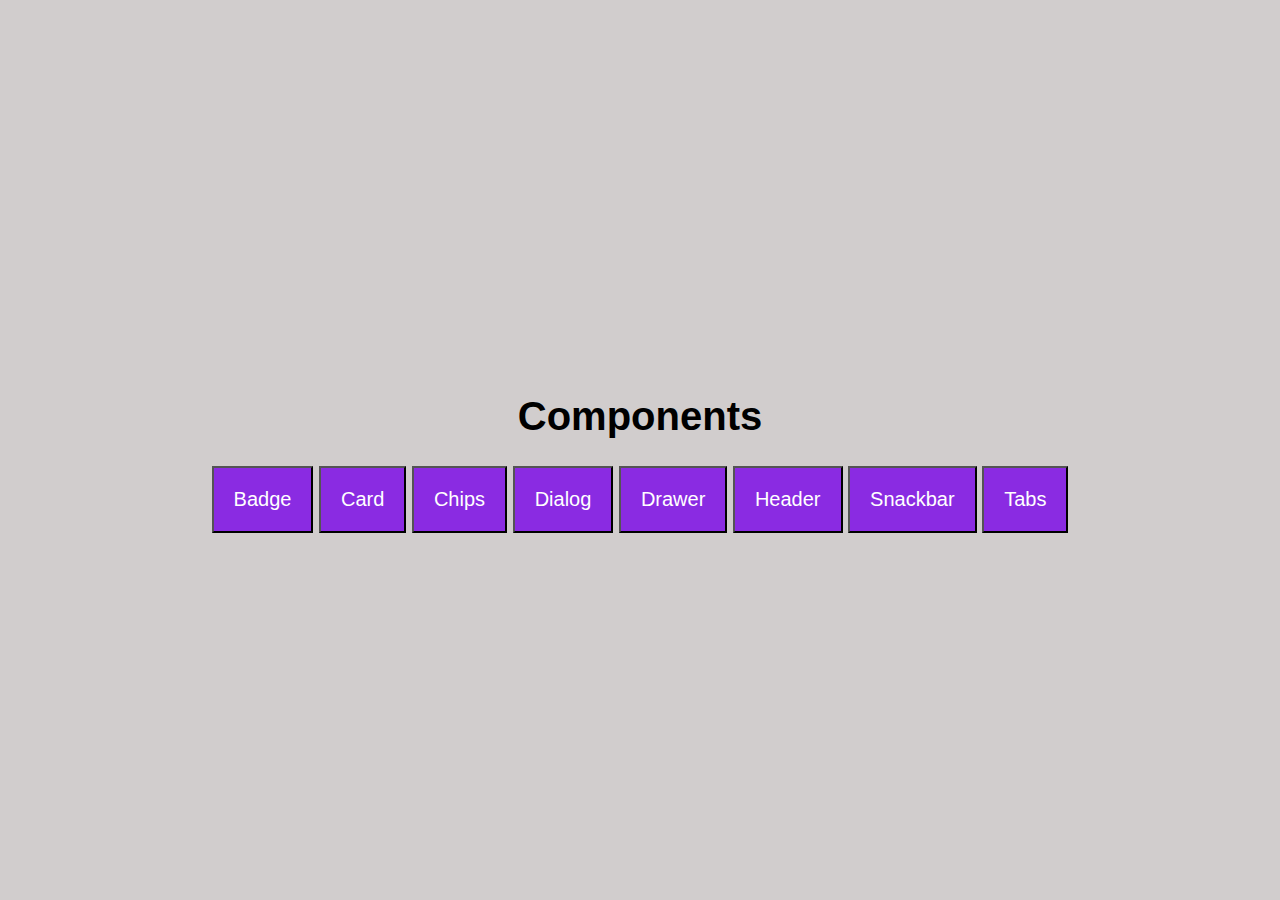
<file: index.html>
<!DOCTYPE html>
<html lang="en">
<head>
    <meta charset="UTF-8">
    <meta http-equiv="X-UA-Compatible" content="IE=edge">
    <meta name="viewport" content="width=device-width, initial-scale=1.0">
    <link rel="stylesheet" href="style.css">
    <link rel="stylesheet" href="https://cdnjs.cloudflare.com/ajax/libs/font-awesome/6.0.0-beta3/css/all.min.css">
    <title>Assignment</title>
</head>
<body>
    <h1>Components</h1>
    <div class="components-container">
        <button><a href="Badge/badge.html">Badge</a></button>
        <button><a href="Card/card.html">Card</a></button>
        <button><a href="Chips/chips.html">Chips</a></button>
        <button><a href="Dialog/dialog.html">Dialog</a></button>
        <button><a href="Drawer/drawer.html">Drawer</a></button>
        <button><a href="Header/header.html">Header</a></button>
        <button><a href="Snackbar/snackbar.html">Snackbar</a></button>
        <button><a href="Tabs/tabs.html">Tabs</a></button>
    </div>
    
</body>
</html>
</file>
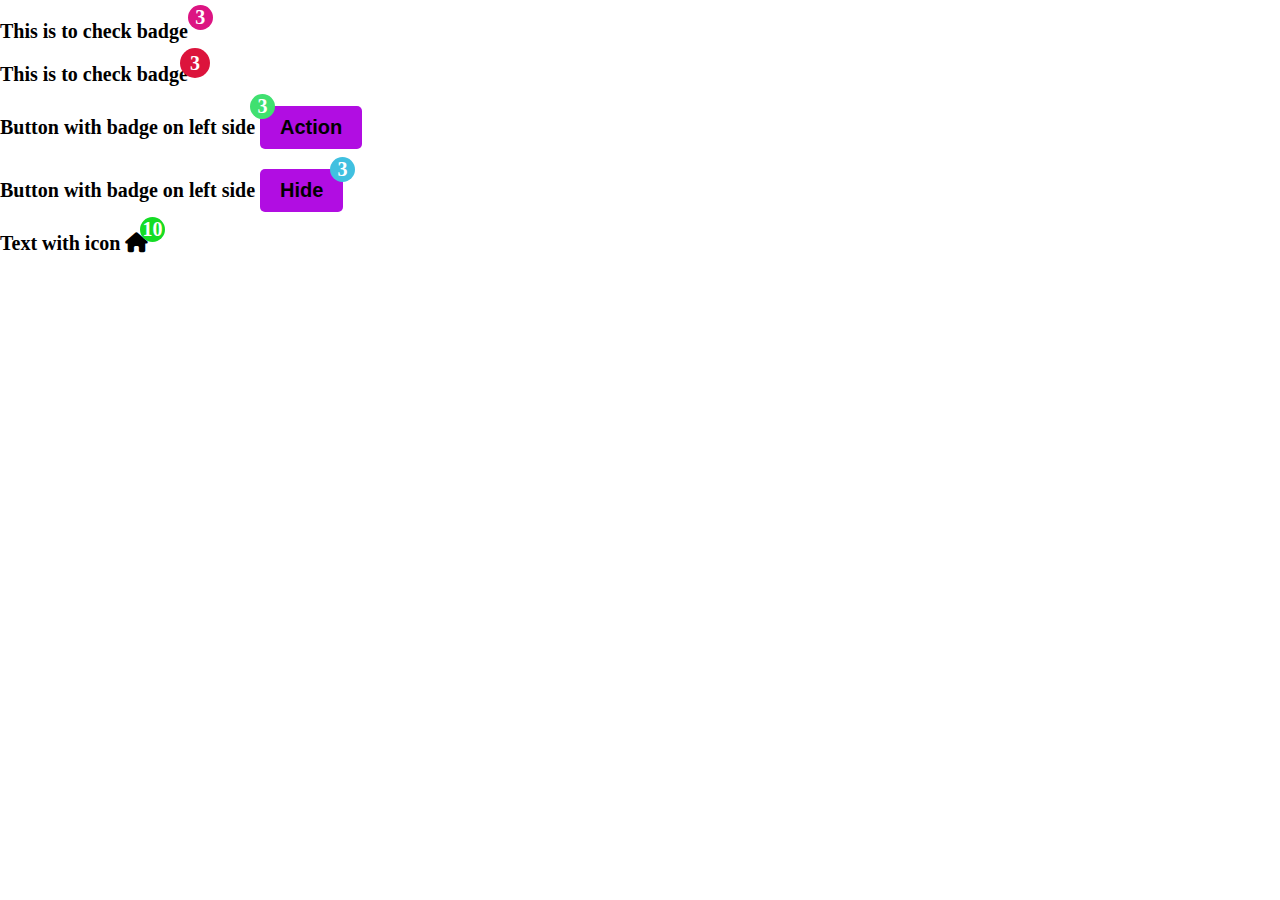
<file: Badge/index.html>
<!DOCTYPE html>
<html lang="en">
<head>
    <meta charset="UTF-8">
    <meta http-equiv="X-UA-Compatible" content="IE=edge">
    <meta name="viewport" content="width=device-width, initial-scale=1.0">
    <link rel="stylesheet" href="https://cdnjs.cloudflare.com/ajax/libs/font-awesome/6.0.0-beta3/css/all.min.css">
    <link rel="stylesheet" href="style.css">
    <title>Document</title>
</head>
<body>
    <div class="wrapper">
        <div class="wrapper badge">
            <div class="badge badge-content">
                <p>This is to check badge <span class="badge-content badge-content-no-overlap">3</span></p>
            </div>
        </div>
        <div class="wrapper badge">
            <div class="badge badge-content-large">
                <p>This is to check badge <span class="badge-content-large badge-content-large-overlap">3</span></p>
            </div>
        </div>
        <div class="wrapper badge">
            <div class="badge badge-content">
                <p>Button with badge on left side <span class="badge-content badge-content-button-left">3</span><button>Action</button></p>
            </div>
        </div>
        <div class="wrapper badge">
            <div class="badge badge-content">
                <p>Button with badge on left side <span class="badge-content badge-content-button-right">3</span><button>Hide</button></p>
            </div>
        </div>
        <div class="wrapper badge">
            <div class="badge badge-content">
                <p>Text with icon <i class="fas fa-home"></i><span class="badge-content badge-content-icon">10</span></p>
            </div>
        </div>
    </div>
</body>
</html>
</file>
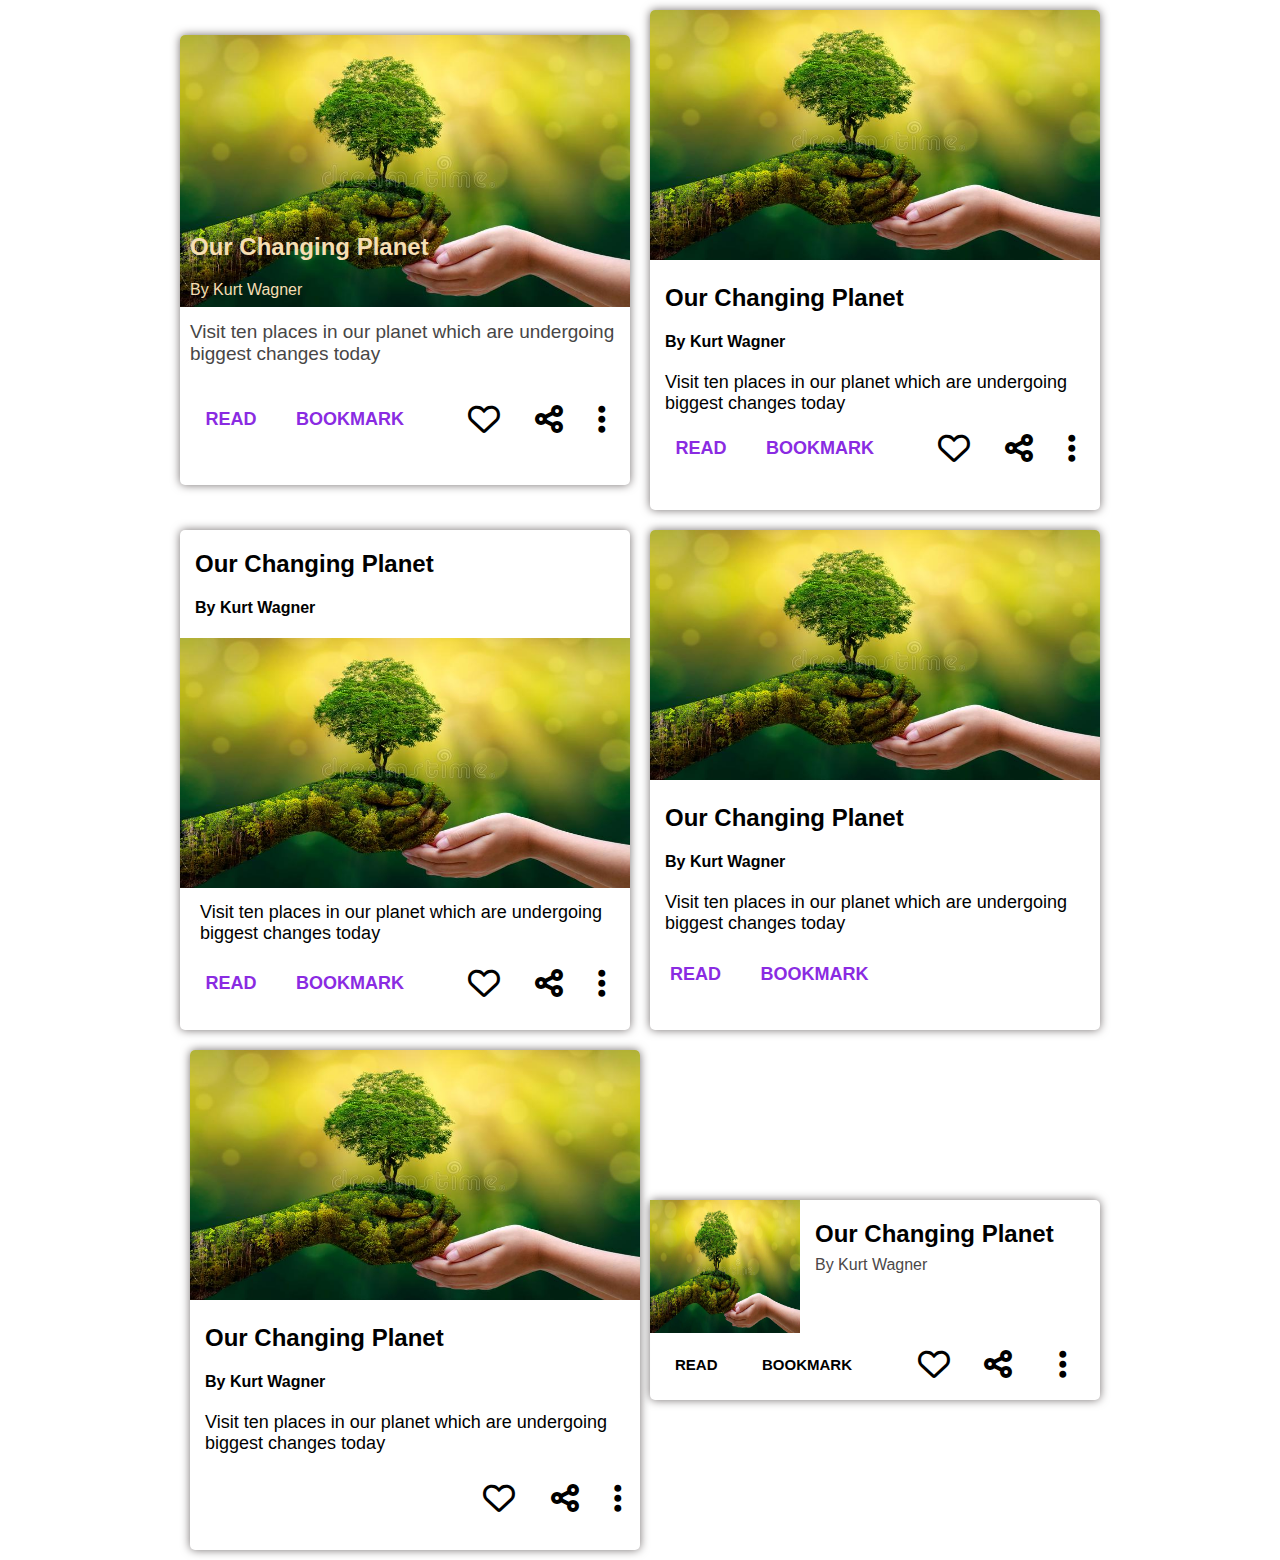
<file: Card/index.html>
<!DOCTYPE html>
<html lang="en">
<head>
    <meta charset="UTF-8">
    <meta http-equiv="X-UA-Compatible" content="IE=edge">
    <meta name="viewport" content="width=device-width, initial-scale=1.0">
    <link rel="stylesheet" href="https://cdnjs.cloudflare.com/ajax/libs/font-awesome/6.0.0-beta3/css/all.min.css">
    <link rel="stylesheet" href="style.css">
    <title>Card</title>
</head>
<body>
    <div class="wrapper-overlay">
        <div class="card-overlay">
            <header class="card-overlay-header">
                <img class="card-overlay-header-image" src="picture.jpg" alt="Picture">
                <div class="card-overlay-header-title">
                    <h2>Our Changing Planet</h3>
                    <p>By Kurt Wagner</p>
                </div>
                <p class="card-overlay-header-description">Visit ten places in our planet which are undergoing biggest changes today</p>
            </header>
            <footer class="card-overlay-footer">
                <div class="card-overlay-footer-options">
                    <button>READ</button>
                    <button>BOOKMARK</button>
                </div>
                <div class="card-overlay-footer-actions">
                    <i class="card-overlay-footer-actions-icon far fa-heart fa-2x"></i>
                    <i class="card-overlay-footer-actions-icon fas fa-share-alt fa-2x"></i>
                    <i class="card-overlay-footer-actions-icon fas fa-ellipsis-v fa-2x"></i>
                </div>
            </footer>  
        </div> 
    </div>
    <div class="wrapper-basic">
        <div class="card-basic">
            <header class="card-basic-header">
                <img class="card-basic-header-image" src="picture.jpg" alt="Picture">
                <div class="card-basic-header-title">
                    <h2>Our Changing Planet</h3>
                    <h4>By Kurt Wagner</h4>
                </div>
                <p class="card-basic-header-description">Visit ten places in our planet which are undergoing biggest changes today</p>
            </header>
            <footer class="card-basic-footer">
                <div class="card-basic-footer-options">
                    <button>READ</button>
                    <button>BOOKMARK</button>
                </div>
                <div class="card-basic-footer-actions">
                    <i class="card-basic-footer-actions-icon far fa-heart fa-2x"></i>
                    <i class="card-basic-footer-actions-icon fas fa-share-alt fa-2x"></i>
                    <i class="card-basic-footer-actions-icon fas fa-ellipsis-v fa-2x"></i>
                </div>
            </footer>  
        </div> 
    </div>
    <div class="wrapper-header">
        <div class="card-header">
            <header class="card-header-header">
                <div class="card-header-header-title">
                    <h2>Our Changing Planet</h3>
                    <h4>By Kurt Wagner</h4>
                </div>
                <img class="card-header-header-image" src="picture.jpg" alt="Picture">
                <p class="card-header-header-description">Visit ten places in our planet which are undergoing biggest changes today</p>
            </header>
            <footer class="card-header-footer">
                <div class="card-header-footer-options">
                    <button>READ</button>
                    <button>BOOKMARK</button>
                </div>
                <div class="card-header-footer-actions">
                    <i class="card-header-footer-actions-icon far fa-heart fa-2x"></i>
                    <i class="card-header-footer-actions-icon fas fa-share-alt fa-2x"></i>
                    <i class="card-header-footer-actions-icon fas fa-ellipsis-v fa-2x"></i>
                </div>
            </footer>  
        </div> 
    </div>
    <div class="wrapper-basic">
        <div class="card-basic">
            <header class="card-basic-header">
                <img class="card-basic-header-image" src="picture.jpg" alt="Picture">
                <div class="card-basic-header-title">
                    <h2>Our Changing Planet</h3>
                    <h4>By Kurt Wagner</h4>
                </div>
                <p class="card-basic-header-description">Visit ten places in our planet which are undergoing biggest changes today</p>
            </header>
            <footer class="card-basic-footer-button-only">
                <div class="card-basic-footer-options">
                    <button>READ</button>
                    <button>BOOKMARK</button>
                </div>
                <!-- <div class="card-basic-footer-actions">
                    <i class="card-basic-footer-actions-icon far fa-heart fa-2x"></i>
                    <i class="card-basic-footer-actions-icon fas fa-share-alt fa-2x"></i>
                    <i class="card-basic-footer-actions-icon fas fa-ellipsis-v fa-2x"></i>
                </div> -->
            </footer>  
        </div> 
    </div>
    <div class="wrapper-basic">
        <div class="card-basic">
            <header class="card-basic-header">
                <img class="card-basic-header-image" src="picture.jpg" alt="Picture">
                <div class="card-basic-header-title">
                    <h2>Our Changing Planet</h3>
                    <h4>By Kurt Wagner</h4>
                </div>
                <p class="card-basic-header-description">Visit ten places in our planet which are undergoing biggest changes today</p>
            </header>
            <footer class="card-basic-footer-icons-only">
                <!-- <div class="card-basic-footer-options">
                    <button>READ</button>
                    <button>BOOKMARK</button>
                </div> -->
                <div class="card-basic-footer-actions">
                    <i class="card-basic-footer-actions-icon far fa-heart fa-2x"></i>
                    <i class="card-basic-footer-actions-icon fas fa-share-alt fa-2x"></i>
                    <i class="card-basic-footer-actions-icon fas fa-ellipsis-v fa-2x"></i>
                </div>
            </footer>  
        </div> 
    </div>
    <div class="wrapper-horizontal">
        <div class="card-horizontal">
            <header class="card-horizontal-header">
                <img class="card-horizontal-header-image" src="picture.jpg" alt="Picture">
                <div class="card-horizontal-header-title">
                    <h2>Our Changing Planet</h3>
                    <p>By Kurt Wagner</p>
                </div>
            </header>
            <footer class="card-horizontal-footer">
                <div class="card-horizontal-footer-options">
                    <button>READ</button>
                    <button>BOOKMARK</button>
                </div>
                <div class="card-horizontal-footer-actions">
                    <i class="card-horizontal-footer-actions-icon far fa-heart fa-2x"></i>
                    <i class="card-horizontal-footer-actions-icon fas fa-share-alt fa-2x"></i>
                    <i class="card-horizontal-footer-actions-icon fas fa-ellipsis-v fa-2x"></i>
                </div>
            </footer>  
        </div> 
    </div>
</body>
</html>
</file>
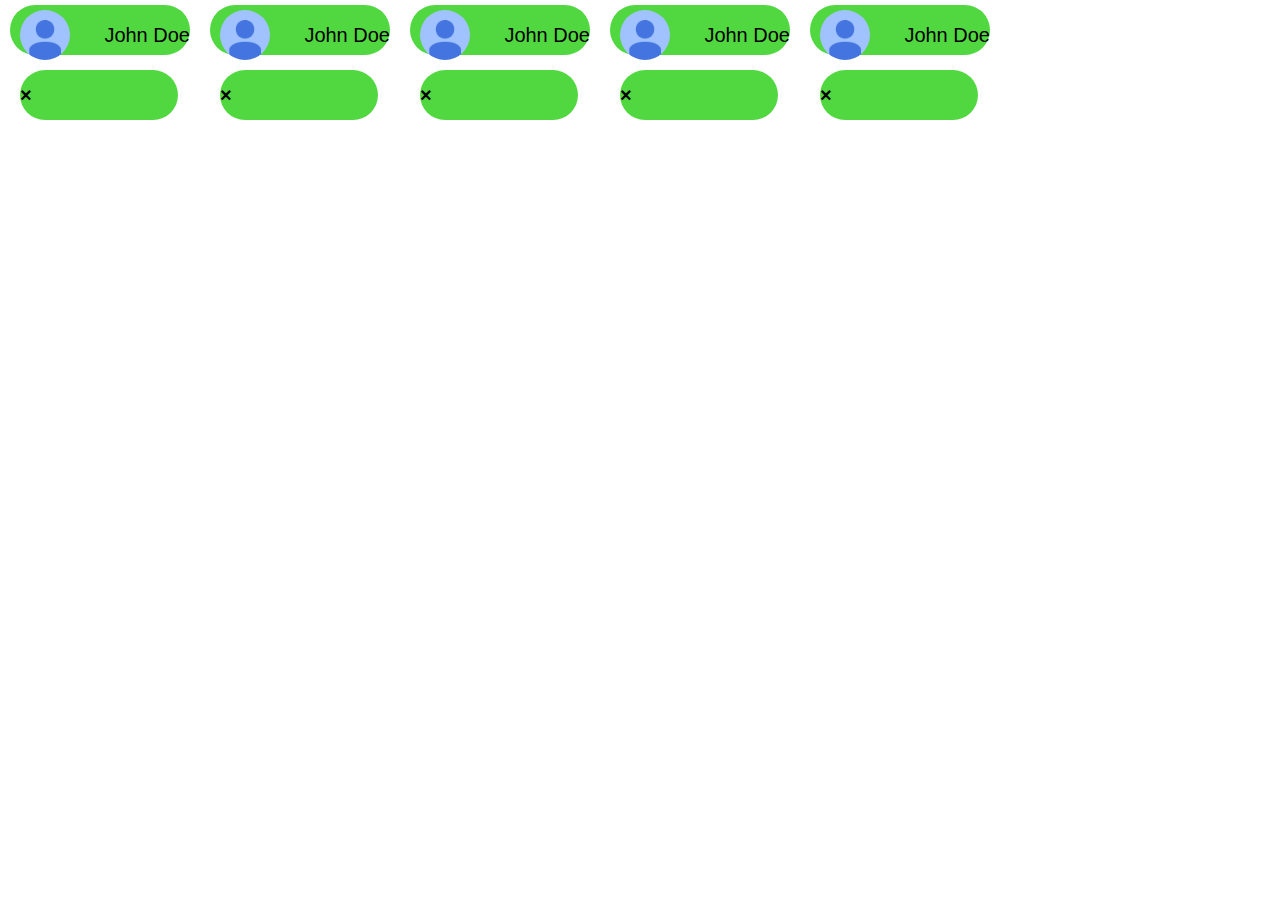
<file: Chips/index.html>
<!DOCTYPE html>
<html lang="en">
<head>
    <meta charset="UTF-8">
    <meta http-equiv="X-UA-Compatible" content="IE=edge">
    <meta name="viewport" content="width=device-width, initial-scale=1.0">
    <link rel="stylesheet" href="style.css">
    <title>Chips</title>
</head>
<body>
    <div class="chip">
        <div class="chip chip-icon">
            <img class="chip-icon chip-icon-picture" src="chip.jpg" alt="picture">John Doe
            <span class="chip-icon chip-icon-close" onclick="this.parentElement.style.display='none'">&times;</span>
        </div>
        <div class="chip chip-icon">
            <img class="chip-icon chip-icon-picture" src="chip.jpg" alt="picture">John Doe
            <span class="chip-icon chip-icon-close" onclick="this.parentElement.style.display='none'">&times;</span>
        </div>
        <div class="chip chip-icon">
            <img class="chip-icon chip-icon-picture" src="chip.jpg" alt="picture">John Doe
            <span class="chip-icon chip-icon-close" onclick="this.parentElement.style.display='none'">&times;</span>
        </div>
        <div class="chip chip-icon">
            <img class="chip-icon chip-icon-picture" src="chip.jpg" alt="picture">John Doe
            <span class="chip-icon chip-icon-close" onclick="this.parentElement.style.display='none'">&times;</span>
        </div>
        <div class="chip chip-icon">
            <img class="chip-icon chip-icon-picture" src="chip.jpg" alt="picture">John Doe
            <span class="chip-icon chip-icon-close" onclick="this.parentElement.style.display='none'">&times;</span>
        </div>
    </div>
</div>
</body>
</html>
</file>
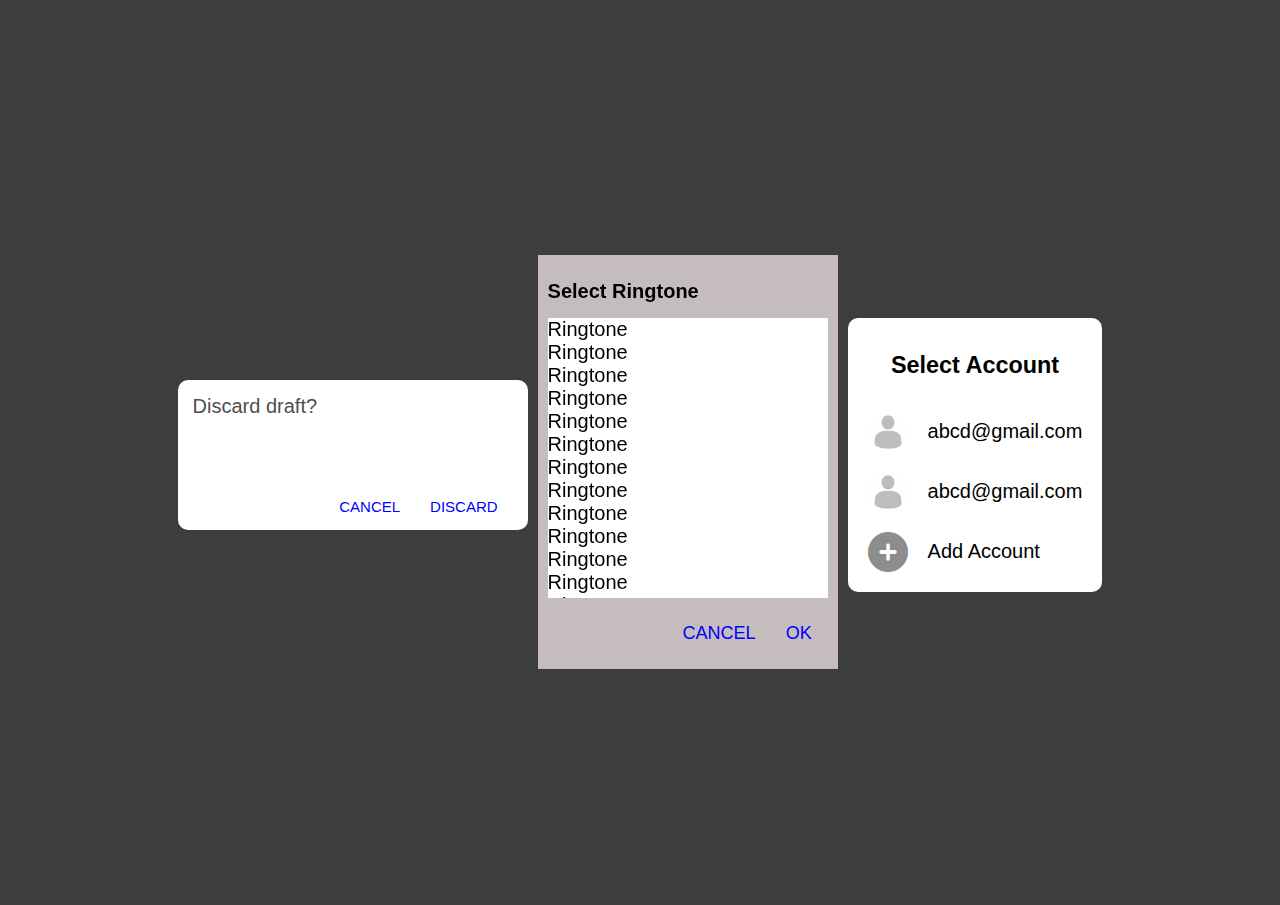
<file: Dialog/index.html>
<!DOCTYPE html>
<html lang="en">
<head>
    <meta charset="UTF-8">
    <meta http-equiv="X-UA-Compatible" content="IE=edge">
    <meta name="viewport" content="width=device-width, initial-scale=1.0">
    <link rel="stylesheet" href="https://cdnjs.cloudflare.com/ajax/libs/font-awesome/6.0.0-beta3/css/all.min.css">
    <link rel="stylesheet" href="style.css">
    <title>Document</title>
</head>
<body>
    <div class="wrapper">
        <div class="dialog-alert">
            <p>Discard draft?</p>
            <div class="dialog-alert-buttons">
                <button>CANCEL</button>
                <button>DISCARD</button>
            </div>
        </div>
    </div>
    <div class="wrapper-scroll">
        <div class="dialog-alert-scroll">
            <h4>Select Ringtone</h4>
            <div class="options">
                    <li>Ringtone</li>
                    <li>Ringtone</li>
                    <li>Ringtone</li>
                    <li>Ringtone</li>
                    <li>Ringtone</li>
                    <li>Ringtone</li>
                    <li>Ringtone</li>
                    <li>Ringtone</li>
                    <li>Ringtone</li>
                    <li>Ringtone</li>
                    <li>Ringtone</li>
                    <li>Ringtone</li>
                    <li>Ringtone</li>
                    <li>Ringtone</li>
            </div>
            <div class="dialog-alert-buttons-scroll">
                <button>CANCEL</button>
                <button>OK</button>
            </div>
        </div>
    </div>
    <div class="wrapper-simple">
        <div class="dialog-alert-simple">
            <h3 class="dialog-heading">Select Account</h3>
            <div class="dialog-alert-options">
                <div><img src="images.png" alt="Picture"><span class="address">abcd@gmail.com</span></div>
                <div><img src="images.png" alt="Picture"><span class="address">abcd@gmail.com</span></div>
                <div><i class="fa fa-plus-circle fa-2x"></i><span class="address">Add Account</span></div>
            </div>
        </div>
    </div>
</body>
</html>
</file>
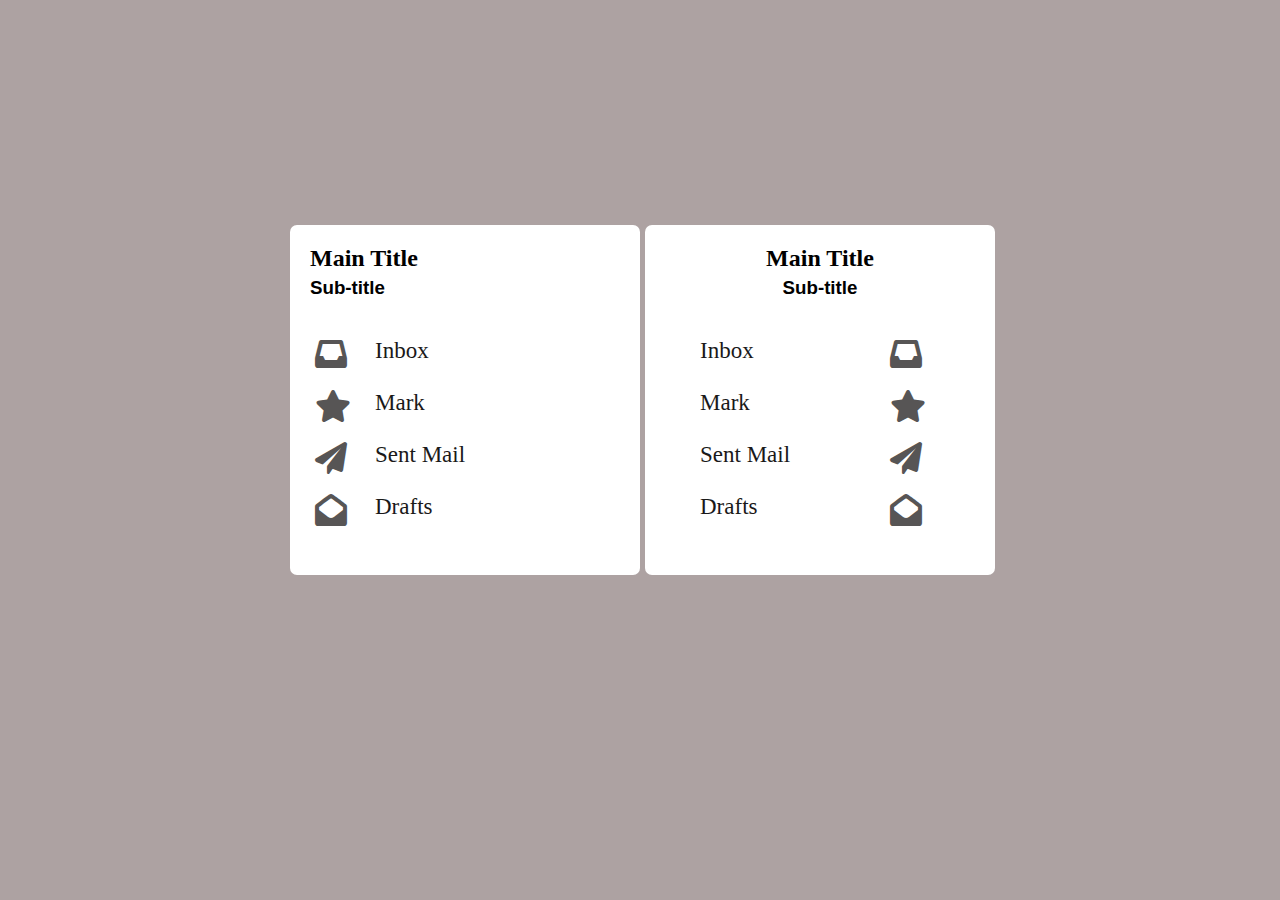
<file: Drawer/index.html>
<!DOCTYPE html>
<html lang="en">
<head>
    <meta charset="UTF-8">
    <meta http-equiv="X-UA-Compatible" content="IE=edge">
    <meta name="viewport" content="width=device-width, initial-scale=1.0">
    <link rel="stylesheet" href="https://cdnjs.cloudflare.com/ajax/libs/font-awesome/6.0.0-beta3/css/all.min.css">
    <link rel="stylesheet" href="style.css">
    <title>Drawer</title>
</head>
<body>
    <div class="container-left">
        <div class="drawer-left-container">
            <div class="drawer-left-heading">
                <h2>Main Title</h1>
                <h3>Sub-title</h3>
            </div>
            <div class="drawer-left-items">
                <div class="drawer-left-items-data">
                    <i class="drawer-left-items-data-icon fas fa-inbox fa-2x"></i>
                    <span class="drawer-left-items-data-text">Inbox</span>
                </div>
                <div class="drawer-left-items-data">
                    <i class="drawer-left-items-data-icon fas fa-star fa-2x"></i>
                    <span class="drawer-left-items-data-text">Mark</span>
                </div>
                <div class="drawer-left-items-data">
                    <i class="drawer-left-items-data-icon fas fa-paper-plane fa-2x"></i>
                    <span class="drawer-left-items-data-text">Sent Mail</span>
                </div>
                <div class="drawer-left-items-data">
                    <i class="drawer-left-items-data-icon fas fa-envelope-open fa-2x"></i>
                    <span class="drawer-left-items-data-text">Drafts</span>
                </div>  
            </div>
        </div>
    </div>
    <div class="container-right">
        <div class="drawer-right-container">
            <div class="drawer-right-heading">
                <h2>Main Title</h1>
                <h3>Sub-title</h3>
            </div>
            <div class="drawer-right-items">
                <div class="drawer-right-items-data">
                    <span class="drawer-right-items-data-text">Inbox</span>
                    <i class="drawer-right-items-data-icon fas fa-inbox fa-2x"></i>
                </div>
                <div class="drawer-right-items-data">
                    <span class="drawer-right-items-data-text">Mark</span>
                    <i class="drawer-right-items-data-icon fas fa-star fa-2x"></i>
                </div>
                <div class="drawer-right-items-data">
                    <span class="drawer-right-items-data-text">Sent Mail</span>
                    <i class="drawer-right-items-data-icon fas fa-paper-plane fa-2x"></i>
                </div>
                <div class="drawer-right-items-data">
                    <span class="drawer-right-items-data-text">Drafts</span>
                    <i class="drawer-right-items-data-icon fas fa-envelope-open fa-2x"></i>
                </div>  
            </div>
        </div>
    </div>
</body>
</html>
</file>
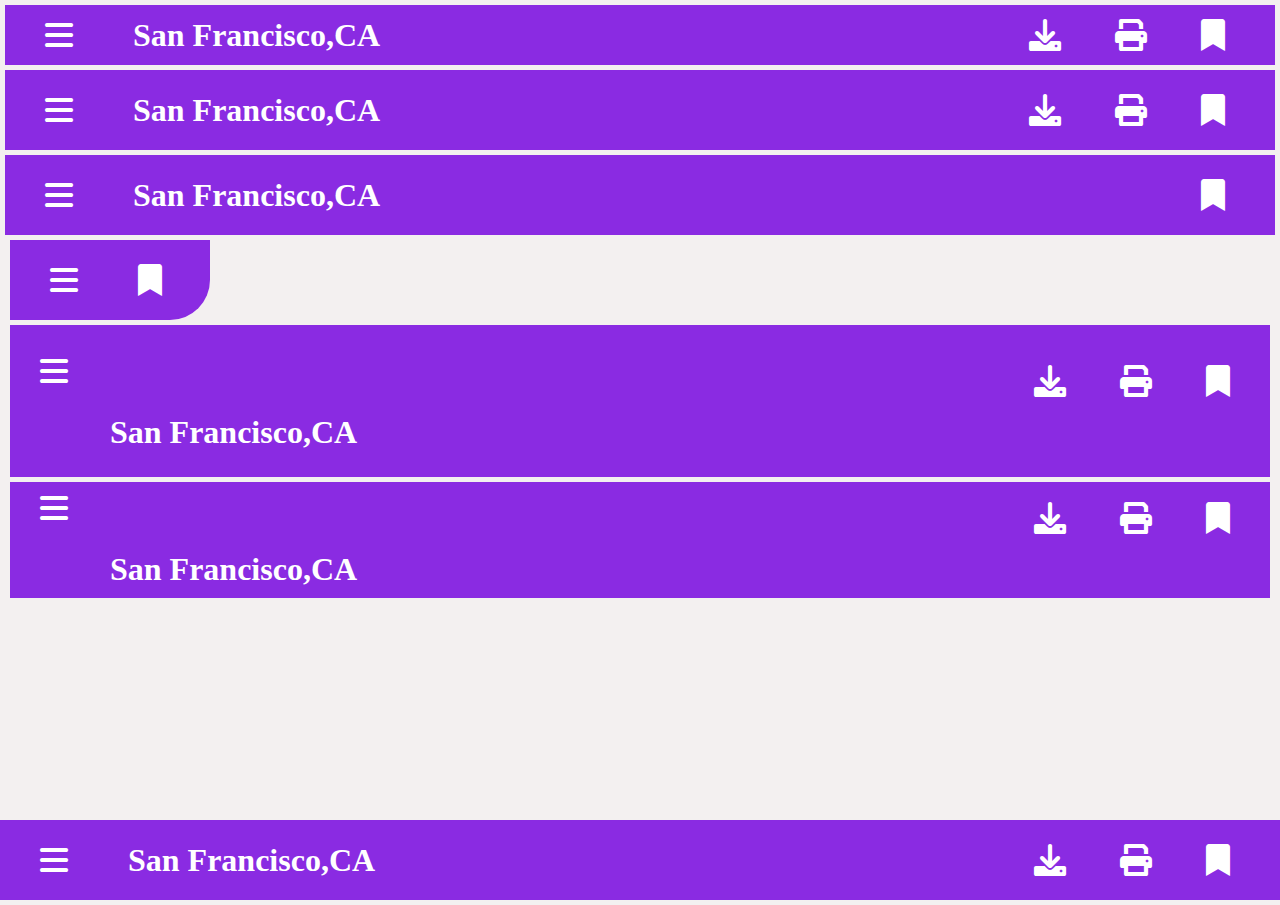
<file: Header/index.html>
<!DOCTYPE html>
<html lang="en">
<head>
    <meta charset="UTF-8">
    <meta http-equiv="X-UA-Compatible" content="IE=edge">
    <meta name="viewport" content="width=device-width, initial-scale=1.0">
    <link rel="stylesheet" href="https://cdnjs.cloudflare.com/ajax/libs/font-awesome/6.0.0-beta3/css/all.min.css">
    <link rel="stylesheet" href="style.css">
    <title>Header</title>
</head>
<body>
    <div class="container">
        <div class="header-container-dense">
            <div class="header-container-left">
                <i class="header-container-left-icon fas fa-bars fa-2x"></i>
                <h2 class="header-container-left-title">San Francisco,CA</h2>
            </div>
            <div class="header-container-right">
                <i class="header-container-right-icon fas fa-download fa-2x"></i>
                <i class="header-container-right-icon fas fa-print fa-2x"></i>
                <i class="header-container-right-icon fas fa-bookmark fa-2x"></i>
            </div>
        </div>
    </div>
    <div class="container">
        <div class="header-container">
            <div class="header-container-left">
                <i class="header-container-left-icon fas fa-bars fa-2x"></i>
                <h2 class="header-container-left-title">San Francisco,CA</h2>
            </div>
            <div class="header-container-right">
                <i class="header-container-right-icon fas fa-download fa-2x"></i>
                <i class="header-container-right-icon fas fa-print fa-2x"></i>
                <i class="header-container-right-icon fas fa-bookmark fa-2x"></i>
            </div>
        </div>
    </div>
    <div class="container">
        <div class="header-container">
            <div class="header-container-left">
                <i class="header-container-left-icon fas fa-bars fa-2x"></i>
                <h2 class="header-container-left-title">San Francisco,CA</h2>
            </div>
            <div class="header-container-right">
                <!-- <i class="header-container-right-icon fas fa-download fa-2x"></i>
                <i class="header-container-right-icon fas fa-print fa-2x"></i> -->
                <i class="header-container-right-icon fas fa-bookmark fa-2x"></i>
            </div>
        </div>
        <div class="container">
            <div class="header-container-collapsed">
                <div class="header-container-left">
                    <i class="header-container-left-icon fas fa-bars fa-2x"></i>
                </div>
                <div class="header-container-right">
                    <i class="header-container-right-icon fas fa-bookmark fa-2x"></i>
                </div>
            </div>
        </div>
        <div class="container">
            <div class="header-container-prominent">
                <div class="header-container-left-prominent">
                    <i class="header-container-left-icon fas fa-bars fa-2x"></i>
                    <h2 class="header-container-left-title-prominent">San Francisco,CA</h2>
                </div>
                <div class="header-container-right-prominent">
                    <i class="header-container-right-icon fas fa-download fa-2x"></i>
                    <i class="header-container-right-icon fas fa-print fa-2x"></i>
                    <i class="header-container-right-icon fas fa-bookmark fa-2x"></i>
                </div>
            </div>
        </div>
        <div class="container">
            <div class="header-container-prominent-dense">
                <div class="header-container-left-prominent-dense">
                    <i class="header-container-left-icon fas fa-bars fa-2x"></i>
                    <h2 class="header-container-left-title-prominent-dense">San Francisco,CA</h2>
                </div>
                <div class="header-container-right-prominent-dense">
                    <i class="header-container-right-icon fas fa-download fa-2x"></i>
                    <i class="header-container-right-icon fas fa-print fa-2x"></i>
                    <i class="header-container-right-icon fas fa-bookmark fa-2x"></i>
                </div>
            </div>
        </div>
        <div class="container">
            <div class="header-container-fixed">
                <div class="header-container-left">
                    <i class="header-container-left-icon fas fa-bars fa-2x"></i>
                    <h2 class="header-container-left-title">San Francisco,CA</h2>
                </div>
                <div class="header-container-right">
                    <i class="header-container-right-icon fas fa-download fa-2x"></i>
                    <i class="header-container-right-icon fas fa-print fa-2x"></i>
                    <i class="header-container-right-icon fas fa-bookmark fa-2x"></i>
                </div>
            </div>
        </div>
        
</body>
</html>
</file>
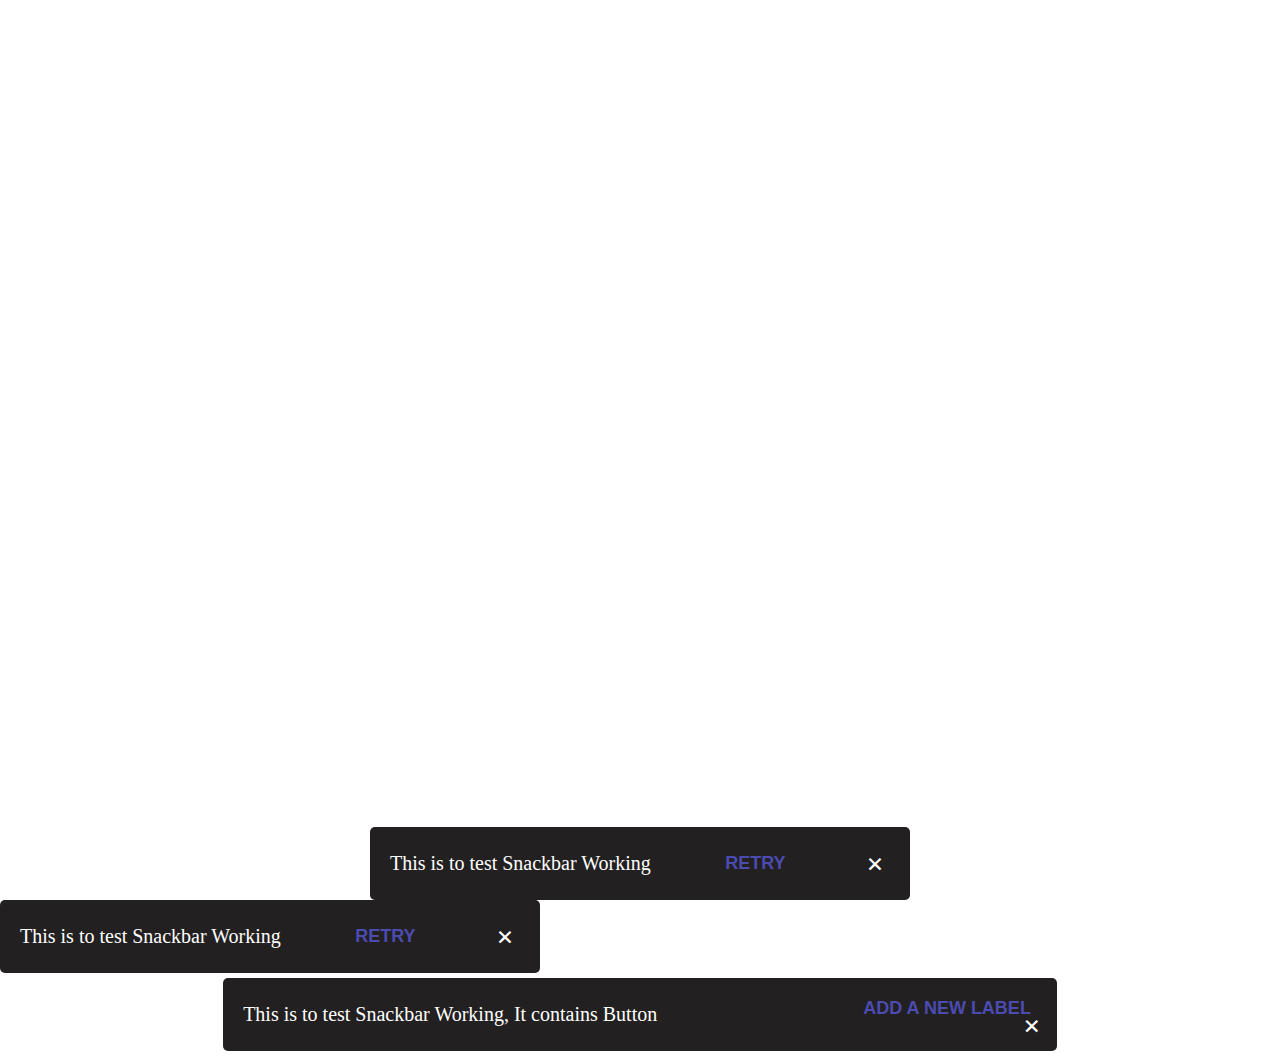
<file: Snackbar/index.html>
<!DOCTYPE html>
<html lang="en">
<head>
    <meta charset="UTF-8">
    <meta http-equiv="X-UA-Compatible" content="IE=edge">
    <meta name="viewport" content="width=device-width, initial-scale=1.0">
    <link rel="stylesheet" href="style.css">
    <title>Document</title>
</head>
<body>
    
        <div class="snackbar-baseline">
            <div class="snackbar-content">
                <p>This is to test Snackbar Working</p>
                <button class="snackbar-button">RETRY</button>
                <span onclick="this.parentElement.style.display='none'">&times;</span>
            </div>
        </div>
    
    
        <div class="snackbar-leading">
            <div class="snackbar-content">
                <p>This is to test Snackbar Working</p>
                <button class="snackbar-button">RETRY</button>
                <span onclick="this.parentElement.style.display='none'">&times;</span>
            </div>
        </div>
   
    
        <div class="snackbar-stacked">
            <div class="snackbar-content-stacked">
                <p>This is to test Snackbar Working, It contains Button</p>
                <div class="snackbar-buttons">
                    <button class="snackbar-button">ADD A NEW LABEL</button>
                    <span onclick="this.parentElement.style.display='none'">&times;</span>
                </div>
            </div>
        </div>
    
</body>
</html>
</file>
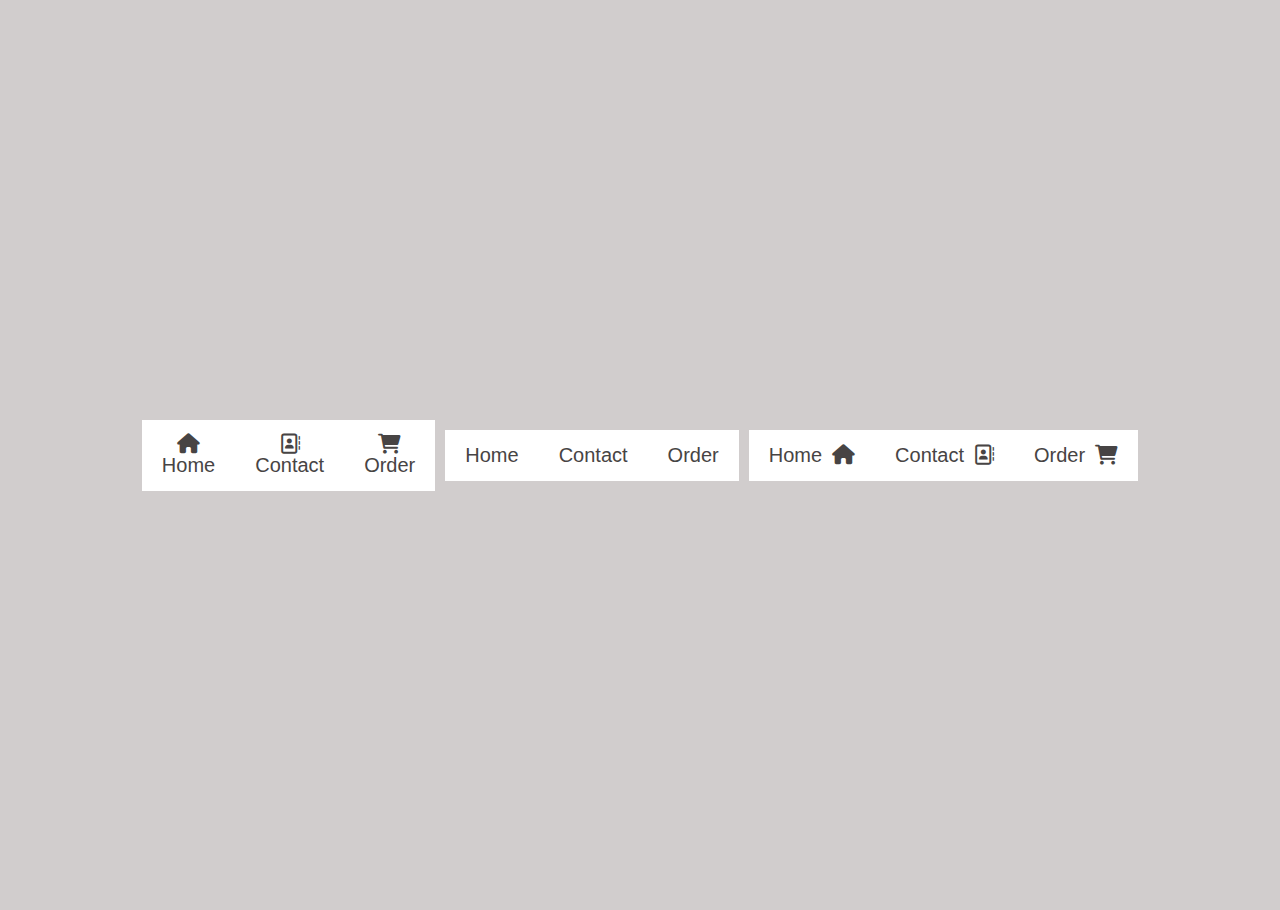
<file: Tabs/index.html>
<!DOCTYPE html>
<html lang="en">
<head>
    <meta charset="UTF-8">
    <meta http-equiv="X-UA-Compatible" content="IE=edge">
    <meta name="viewport" content="width=device-width, initial-scale=1.0">
    <link rel="stylesheet" href="https://cdnjs.cloudflare.com/ajax/libs/font-awesome/6.0.0-beta3/css/all.min.css">
    <link rel="stylesheet" href="style.css">
    <title>Document</title>
</head>
<body>
    <div class="wrapper">
        <div class="tab">
            <div class="tab-header">
                <div class="tab-header-item">
                    <i class="fa fa-home"></i>
                    <div>Home</div>
                </div>
                <div class="tab-header-item">
                    <i class="far fa-contact-book"></i>
                    <div>Contact</div>
                </div>
                <div class="tab-header-item">
                    <i class="fa fa-shopping-cart"></i>
                    <div>Order</div>
                </div>
            </div>
        </div>
    </div>
    <div class="wrapper">
        <div class="tab">
            <div class="tab-header">
                <div class="tab-header-item">Home</div>
                <div class="tab-header-item">Contact</div>
                <div class="tab-header-item">Order</div>
            </div>
        </div>
    </div>
    <div class="wrapper">
        <div class="tab">
            <div class="tab-header">
                <div class="tab-header-item-icon-front">Home <span><i class="fa fa-home"></i></span></div>
                <div class="tab-header-item-icon-front">Contact <span><i class="far fa-contact-book"></i></span></div>
                <div class="tab-header-item-icon-front">Order <span><i class="fa fa-shopping-cart"></i></span></div>
            </div>
        </div>
    </div>
</body>
</html>
</file>
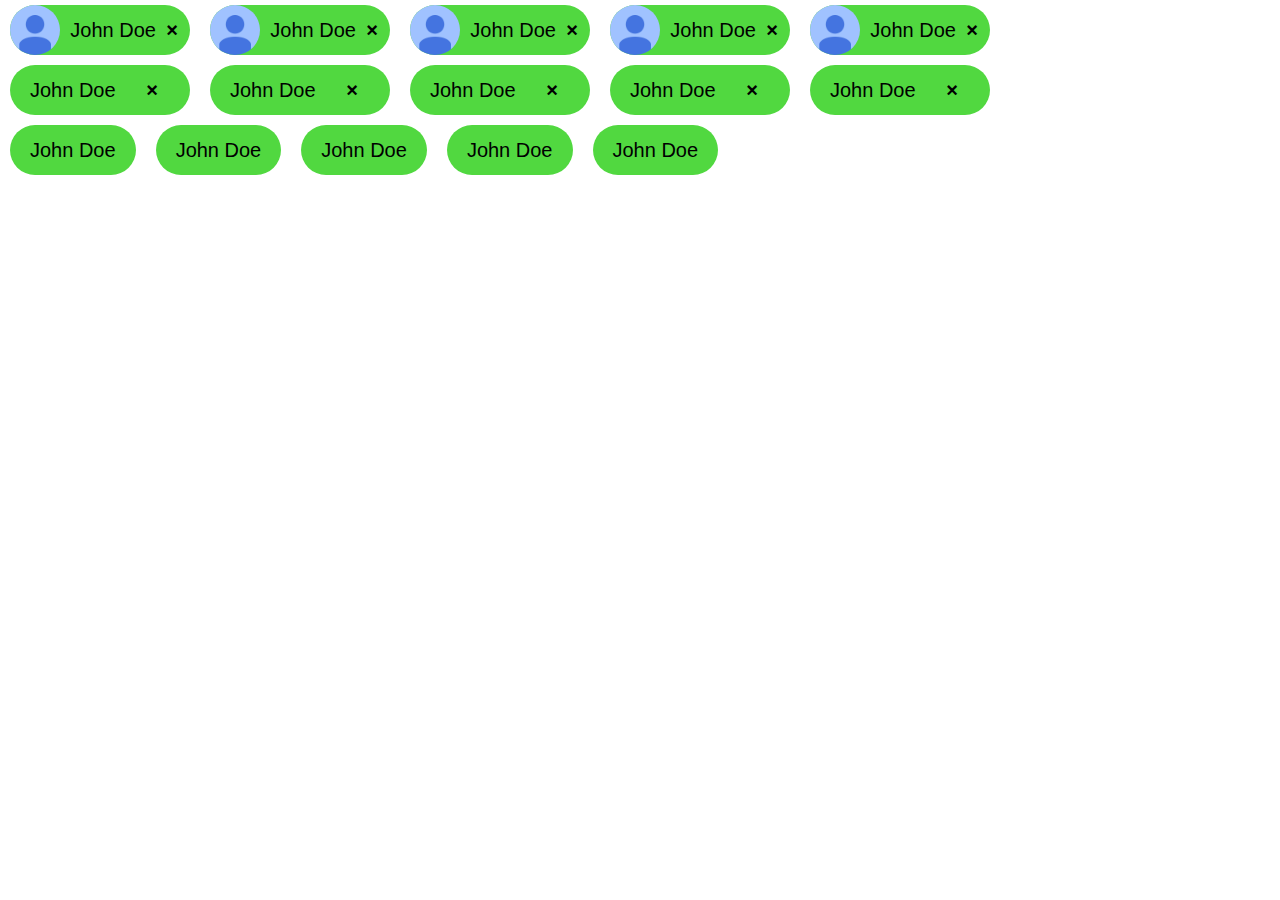
<file: Chips/chips.html>
<!DOCTYPE html>
<html lang="en">
<head>
    <meta charset="UTF-8">
    <meta http-equiv="X-UA-Compatible" content="IE=edge">
    <meta name="viewport" content="width=device-width, initial-scale=1.0">
    <link rel="stylesheet" href="style.css">
    <title>Chips</title>
</head>
<body>
    <div class="chip">
        <div class="chip-icon">
            <img class="chip-icon-picture" src="chip.jpg" alt="picture">John Doe
            <span class="chip-icon-close" onclick="this.parentElement.style.display='none'">&times;</span>
        </div>
        <div class="chip-icon">
            <img class="chip-icon-picture" src="chip.jpg" alt="picture">John Doe
            <span class="chip-icon-close" onclick="this.parentElement.style.display='none'">&times;</span>
        </div>
        <div class="chip-icon">
            <img class="chip-icon-picture" src="chip.jpg" alt="picture">John Doe
            <span class="chip-icon-close" onclick="this.parentElement.style.display='none'">&times;</span>
        </div>
        <div class="chip-icon">
            <img class="chip-icon-picture" src="chip.jpg" alt="picture">John Doe
            <span class="chip-icon-close" onclick="this.parentElement.style.display='none'">&times;</span>
        </div>
        <div class="chip-icon">
            <img class="chip-icon-picture" src="chip.jpg" alt="picture">John Doe
            <span class="chip-icon-close" onclick="this.parentElement.style.display='none'">&times;</span>
        </div>
    </div>
    <div class="chip">
        <div class="chip-text">
            John Doe
            <span class="chip-text-close" onclick="this.parentElement.style.display='none'">&times;</span>
        </div>
        <div class="chip-text">
            John Doe
            <span class="chip-text-close" onclick="this.parentElement.style.display='none'">&times;</span>
        </div>
        <div class="chip-text">
            John Doe
            <span class="chip-text-close" onclick="this.parentElement.style.display='none'">&times;</span>
        </div>
        <div class="chip-text">
            John Doe
            <span class="chip-text-close" onclick="this.parentElement.style.display='none'">&times;</span>
        </div>
        <div class="chip-text">
            John Doe
            <span class="chip-text-close" onclick="this.parentElement.style.display='none'">&times;</span>
        </div>
    </div>
    <div class="chip">
        <div class="chip-basic">
            John Doe
        </div>
        <div class="chip-basic">
            John Doe
        </div>
        <div class="chip-basic">
            John Doe
        </div>
        <div class="chip-basic">
            John Doe
        </div>
        <div class="chip-basic">
            John Doe
        </div>
    </div>
    
</div>
</body>
</html>
</file>
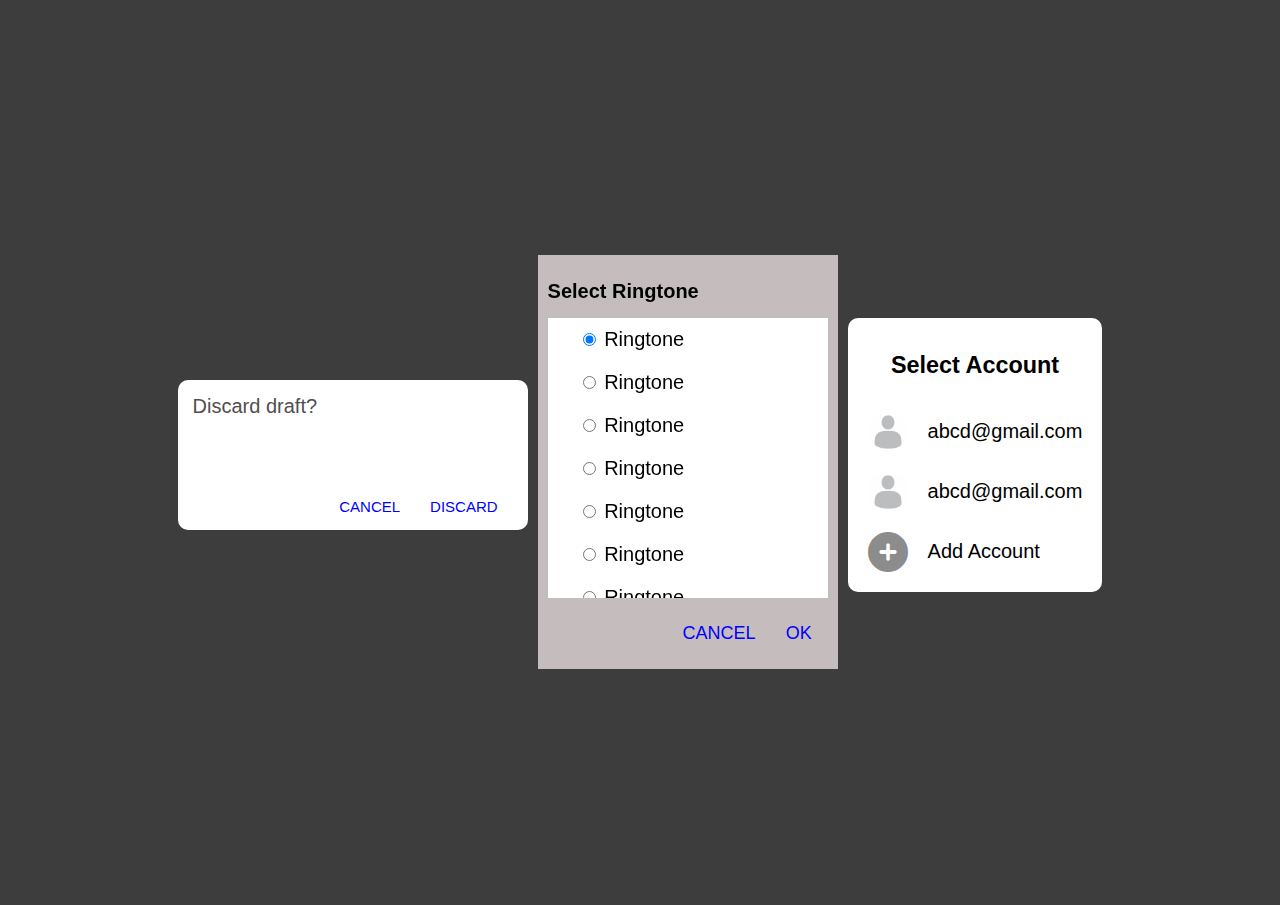
<file: Dialog/dialog.html>
<!DOCTYPE html>
<html lang="en">
<head>
    <meta charset="UTF-8">
    <meta http-equiv="X-UA-Compatible" content="IE=edge">
    <meta name="viewport" content="width=device-width, initial-scale=1.0">
    <link rel="stylesheet" href="https://cdnjs.cloudflare.com/ajax/libs/font-awesome/6.0.0-beta3/css/all.min.css">
    <link rel="stylesheet" href="style.css">
    <title>Document</title>
</head>
<body>
    <div class="wrapper">
        <div class="dialog-alert">
            <p>Discard draft?</p>
            <div class="dialog-alert-buttons">
                <button>CANCEL</button>
                <button>DISCARD</button>
            </div>
        </div>
    </div>
    <div class="wrapper-scroll">
        <div class="dialog-alert-scroll">
            <h4>Select Ringtone</h4>
            <div class="options">
                <div>
                    <input type="radio" id="ring1" name="ring" value="" checked>
                    <label for="ring1">Ringtone</label>
                </div>
                <div>
                    <input type="radio" id="ring2" name="ring" value="">
                    <label for="ring2">Ringtone</label>
                </div>
                <div>
                    <input type="radio" id="ring3" name="ring" value="">
                    <label for="ring3">Ringtone</label>
                </div>
                <div>
                    <input type="radio" id="ring4" name="ring" value="">
                    <label for="ring4">Ringtone</label>
                </div>
                <div>
                    <input type="radio" id="ring5" name="ring" value="">
                    <label for="ring5">Ringtone</label>
                </div>
                <div>
                    <input type="radio" id="ring6" name="ring" value="">
                    <label for="ring6">Ringtone</label>
                </div>
                <div>
                    <input type="radio" id="ring7" name="ring" value="">
                    <label for="ring7">Ringtone</label>
                </div>
                <div>
                    <input type="radio" id="ring8" name="ring" value="">
                    <label for="ring8">Ringtone</label>
                </div>
                <div>
                    <input type="radio" id="ring9" name="ring" value="">
                    <label for="ring9">Ringtone</label>
                </div>
            </div>
            <div class="dialog-alert-buttons-scroll">
                <button>CANCEL</button>
                <button>OK</button>
            </div>
        </div>
    </div>
    <div class="wrapper-simple">
        <div class="dialog-alert-simple">
            <h3 class="dialog-heading">Select Account</h3>
            <div class="dialog-alert-options">
                <div><img src="images.png" alt="Picture"><span class="address">abcd@gmail.com</span></div>
                <div><img src="images.png" alt="Picture"><span class="address">abcd@gmail.com</span></div>
                <div><i class="fa fa-plus-circle fa-2x"></i><span class="address">Add Account</span></div>
            </div>
        </div>
    </div>
</body>
</html>
</file>
<file: style.css>
@import url(Badge/style.css);
@import url(Card/style.css);
@import url(Chips/style.css);
@import url(Dialog/style.css);
@import url(Drawer/style.css);
@import url(Header/style.css);
@import url(Snackbar/style.css);
@import url(Tabs/style.css);
body{
    margin: 0;
    padding: 0;
    display: flex;
    flex-direction: column;
    flex-wrap: wrap;
}
button{
    padding: 20px;
    background-color: blueviolet;
}
button a{
color: white;
font-size: 20px;
text-decoration: none;
}
</file>
<file: Badge/style.css>
body{
    margin: 0;
    padding: 0;
}
.wrapper.badge{
    position: relative;
    font-size: 20px;
    font-weight: 600;
}
.badge.badge-content span{
    position: absolute;
    width: 25px;
    height: 25px;
    border-radius: 25px;
    color: white;
    display: inline-flex;
    justify-content: center;
    align-items: center;
}
.badge-content.badge-content-no-overlap{
    background-color:rgb(220, 20, 130);
    top: -15px;
}
/* p::after{
    content: '3';
    position: absolute;
    width: 30px;
    height: 30px;
    border-radius: 30px;
    background-color:crimson;
    color: white;
    line-height: 10px;
    display:inline-flex;
    justify-content: center;
    align-items: center;
    top: -20px;
} */
.badge-content-large.badge-content-large-overlap{
    position: absolute;
    width: 30px;
    height: 30px;
    border-radius: 30px;
    background-color:crimson;
    color: white;
    display: inline-flex;
    justify-content: center;
    align-items: center;
    top: -15px;
    left: 180px;
}

.badge.badge-content button{
    padding: 10px 20px;
    border-radius: 5px;
    font-size: 20px;
    font-weight: 700;
    background-color: rgb(177, 13, 226);
    border: none;
}
.badge-content.badge-content-button-left{
    position: absolute;
    width: 30px;
    height: 30px;
    border-radius: 30px;
    background-color:rgb(64, 224, 112);
    color: white;
    display: inline-flex;
    justify-content: center;
    align-items: center;
    top: -12px;
    left: 250px;
}
.badge-content.badge-content-button-right{
    position: absolute;
    width: 30px;
    height: 30px;
    border-radius: 30px;
    background-color:rgb(64, 192, 224);
    color: white;
    display: inline-flex;
    justify-content: center;
    align-items: center;
    top: -12px;
    left: 330px;
}
.badge-content.badge-content-icon{
    background-color:rgb(20, 220, 37);
    top: -15px;
    left: 140px;
}
</file>
<file: Card/style.css>
body{
    margin: 0;
    padding: 0;
    font-family:Arial, Helvetica, sans-serif;
    display: flex;
    flex-wrap: wrap;
    align-items: center;
    justify-content: center;
    height: 100vh;
}

/*Overlay card*/

.wrapper-overlay{
    display: flex;
    flex-direction: column;
    height: 450px;
    width: 450px;
    box-shadow: 0 0 10px rgb(117, 111, 111);
    border-radius: 5px;
    margin: 10px;
}
.card-overlay-header{
    position: relative;
    color: wheat;
}
.card-overlay-header img{
    width: 100%;
    height: 100%;
    border-top-left-radius: 5px;
    border-top-right-radius: 5px;
}
.card-overlay-header-title{
    position: absolute;
    bottom: 50px;
    left: 10px;
}
.card-overlay-header-description{
   width: 100%;
   color: rgb(71, 70, 70);
   margin: 10px;
   font-size: 19px;
}
.card-overlay-footer{
    display: flex;
    justify-content: space-evenly;
    align-items: center;
    margin: auto;
    margin-bottom: 10px;
    padding: 20px 0;
}
.card-overlay-footer-options button{
    padding: 10px;
    border: none;
    font-size: 18px;
    font-weight: 600;
    color: blueviolet;
    margin-right: 15px;
    background-color: transparent;
}
.card-overlay-footer-options button:hover{
    border-radius: 5px;
    background-color: rgb(212, 203, 219);
}
.card-overlay-footer-actions i{
    padding: 8px;
    margin-left: 15px;
}
.card-overlay-footer-actions i:hover{
    width: 30px;
    height: 30px;
    border-radius: 50%;
    display: inline-flex;
    justify-content: center;
    align-items: center;
    background-color: rgb(201, 197, 206);
}

/*Basic*/
.wrapper-basic{
    display: flex;
    flex-direction: column;
}
.card-basic{
    height: 500px;
    width: 450px;
    box-shadow: 0 0 10px rgb(117, 111, 111);
    border-radius: 5px;
    margin: 10px;
}
.card-basic-header:hover{
    opacity: 0.9;
}
.card-basic-header-image{
    border-top-left-radius: 5px;
    border-top-right-radius: 5px;
    width: 450px;
    height: 250px;
}
.card-basic-header-title{
    margin: 5px 15px;
}
.card-basic-header-description{
    margin: 5px 15px;
    font-size: 18px;
}
.card-basic-footer{
    display: flex;
    justify-content: space-evenly;
    align-items: center;
    margin: 10px auto;
}
.card-basic-footer-options button{
    padding: 10px;
    border: none;
    font-size: 18px;
    font-weight: 600;
    color: blueviolet;
    margin-right: 15px;
    background-color: transparent;
}
.card-basic-footer-options button:hover{
    border-radius: 5px;
    background-color: rgb(212, 203, 219);
}
.card-basic-footer-actions i{
    padding: 8px;
    margin-left: 15px;
}
.card-basic-footer-actions i:hover{
    width: 30px;
    height: 30px;
    border-radius: 50%;
    display: inline-flex;
    justify-content: center;
    align-items: center;
    background-color: rgb(201, 197, 206);
}

/*Header*/
.wrapper-header{
    display: flex;
    flex-direction: column;
}
.card-header{
    height: 500px;
    width: 450px;
    box-shadow: 0 0 10px rgb(117, 111, 111);
    border-radius: 5px;
    margin: 10px;
}
.card-header-header:hover{
    opacity: 0.9;
}
.card-header-header-image{
    width: 450px;
    height: 250px;
}
.card-header-header-title{
    margin: 5px 15px;
}
.card-header-header-description{
    margin: 5px 15px;
    font-size: 18px;
    padding: 5px;
}
.card-header-footer{
    display: flex;
    justify-content: space-evenly;
    align-items: center;
    margin: 10px auto;
}
.card-header-footer-options button{
    padding: 10px;
    border: none;
    font-size: 18px;
    font-weight: 600;
    color: blueviolet;
    margin-right: 15px;
    background-color: transparent;
}
.card-header-footer-options button:hover{
    border-radius: 5px;
    background-color: rgb(212, 203, 219);
}
.card-header-footer-actions i{
    padding: 8px;
    margin-left: 15px;
}
.card-header-footer-actions i:hover{
    width: 30px;
    height: 30px;
    border-radius: 50%;
    display: inline-flex;
    justify-content: center;
    align-items: center;
    background-color: rgb(201, 197, 206);
}

.card-basic-footer-button-only{
    display: flex;
    justify-content:flex-start;
    align-items: center;
    margin: 20px 10px;
}
.card-basic-footer-icons-only{
    display: flex;
    justify-content:flex-end;
    align-items: center;
    margin: 20px 10px;
}

/*Horizontal Image and text*/
.wrapper-horizontal{
    display: flex;
    flex-direction: column;
    height: 200px;
    width: 450px;
    box-shadow: 0 0 10px rgb(117, 111, 111);
    border-radius: 5px;
}
.card-horizontal-header img{
    width: 150px;
    height:100%;
}
.card-horizontal-header{
    display: flex;
    height: 80%;
}
.card-horizontal-header-title{
    margin-left: 15px;
}
.card-horizontal-header-title h2{
    margin-bottom: 8px;
}
.card-horizontal-header-title p{
    color: rgb(75, 71, 71);
    margin-top: 0px;
}
.card-horizontal-footer{
    display: flex;
    justify-content: space-between;
    align-items: center;
    height: 20%;
    margin:15px auto;
}
.card-horizontal-footer-options button{
    padding: 10px 15px;
    border: none;
    margin-left: 10px;
    font-size: 15px;
    font-weight: 600;
    background-color: transparent;
}
.card-horizontal-footer-options button:hover{
    border-radius: 8px;
    background-color: rgb(222, 224, 231);
}
.card-horizontal-footer-actions i{
    padding: 5px;
    margin-right: 15px;
    height: 35px;
    width: 35px;
    border-radius: 35px;
    display: inline-flex;
    justify-content: center;
    align-items: center;
}
.card-horizontal-footer-actions i:hover{
    background-color: rgb(205, 202, 207);
}
</file>
<file: Chips/style.css>
body{
    margin:0;
    padding: 0;
    font-family: Arial, Helvetica, sans-serif;
}
.chip{
    display: flex;
    flex-wrap: wrap;
    align-items: flex-start;
}
.chip-icon{
    width: 180px;
    height: 50px;
    border-radius: 50px;
    font-size: 20px;
    display: flex;
    align-items: center;
    justify-content: space-between;
    background-color: rgb(81, 216, 64);
    margin: 5px 10px;
}
.chip-icon-picture{
    width: 50px;
    height: 50px;
    border-radius: 50%;
}
.chip-icon-close{
    font-weight: bolder;
    cursor: pointer;
    margin-right: 12px;
}
.chip-icon-close:hover{
    /* width: 10px;
    height: 10px;
    border-radius: 50%;
    display: inline-flex;
    align-items: center;
    justify-content: center;
    background-color: black;
    padding: 10px; */
    color: red;
}

/* Chip text*/
.chip-text{
    box-sizing: border-box;
    width: 180px;
    height: 50px;
    border-radius: 50px;
    font-size: 20px;
    display: flex;
    align-items: center;
    justify-content: space-between;
    background-color: rgb(81, 216, 64);
    margin: 5px 10px;
    padding: 5px 20px;
}
.chip-text-picture{
    width: 50px;
    height: 50px;
    border-radius: 50%;
}
.chip-text-close{
    font-weight: bolder;
    cursor: pointer;
    margin-right: 12px;
}
.chip-text-close:hover{
    /* width: 10px;
    height: 10px;
    border-radius: 50%;
    display: inline-flex;
    align-items: center;
    justify-content: center;
    background-color: black;
    padding: 10px; */
    color: red;
}

/*Chip Basic*/
.chip-basic{
    box-sizing: border-box;
    width: auto;
    height: 50px;
    border-radius: 50px;
    font-size: 20px;
    display: flex;
    align-items: center;
    justify-content: space-between;
    background-color: rgb(81, 216, 64);
    margin: 5px 10px;
    padding: 5px 20px;
}
.chip-basic-picture{
    width: 50px;
    height: 50px;
    border-radius: 50%;
}
.chip-basic-close{
    font-weight: bolder;
    cursor: pointer;
    margin-right: 12px;
}
.chip-basic-close:hover{
    /* width: 10px;
    height: 10px;
    border-radius: 50%;
    display: inline-flex;
    align-items: center;
    justify-content: center;
    background-color: black;
    padding: 10px; */
    color: red;
}
</file>
<file: Dialog/style.css>
body{
    padding: 0;
    margin: 0;
    font-size: 20px;
    font-family:Arial, Helvetica, sans-serif;
    display: flex;
    flex-wrap: wrap;
    justify-content: center;
    align-items: center;
    height: 100vh;
    background-color: rgb(61, 61, 61);
}
.wrapper{
    margin: 5px;
}
.dialog-alert{
    box-sizing: border-box;
    display: flex;
    flex-direction: column;
    justify-content: space-between;
    padding: 15px;
    width: 350px;
    height: 150px;
    background-color: white;
    border-radius: 10px;
}
.dialog-alert p{
    margin-top: 0;
    color: rgb(82, 78, 78);
}
.dialog-alert-buttons{
    display: flex;
    justify-content: flex-end;
}
.dialog-alert-buttons button{
    border: none;
    background-color: white;
    padding: 0 15px;
    font-size: 15px;
    color: blue;
}
.dialog-alert-buttons button:hover{
    cursor: pointer;
}

/*Scrollable*/
.wrapper-scroll{
    display: flex;
    flex-direction: column;
    border-radius: 8px;
    height: 400px;
    width: 300px;
    padding: 5px;
}
.dialog-alert-scroll{
    padding: 10px;
    background-color: rgb(197, 189, 189);
}
.dialog-alert-scroll h4{
    margin: 15px auto;
}
.options{
    height: 280px;
    overflow-y: scroll; 
    margin: 10px auto;
    background-color: white;
}
.options::-webkit-scrollbar{
    display: none;
}
.options div{
    margin-left: 20px;
    padding: 10px;
}
.options div:hover{
    width: 100%;
    background-color: rgb(231, 212, 248);
}
.dialog-alert-buttons-scroll{
    display: flex;
    margin-left: 120px;
}
.dialog-alert-buttons-scroll button{
    border: none;
    background-color: rgb(197, 189, 189);
    padding: 15px;
    font-size: 18px;
    color: blue;
}
.dialog-alert-buttons-scroll button:hover{
    background-color: rgb(231, 213, 248);
    border-radius: 10px;
}

/*Simple dialog*/

.wrapper-simple{
    margin: 5px;
    height: 100vh;
    display: flex;
    flex-direction: column;
    justify-content: center;
}
.dialog-alert-simple{
    display: flex;
    flex-direction: column;
    justify-content: center;
    align-items: center;
    background-color: white;
    padding: 10px;
    border-radius: 10px;
}
.dialog-alert-options img{
    width: 40px;
    height: 40px;
    border-radius: 50%;
}
.dialog-alert-options div{
    display:flex;
    justify-content: flex-start;
    align-items: center;
    padding: 10px;
}
.dialog-alert-options div i{
    color: rgb(141, 140, 140);
}
.dialog-alert-options div:hover{
    background-color: rgb(238, 206, 238);
    border-radius: 10px;
}
.address{
    margin-left: 20px;
}
</file>
<file: Drawer/style.css>
body{
    margin:0;
    padding: 0;
    display: flex;
    flex-wrap: wrap;
    align-items: center;
    justify-content: center;
    height: 800px;
    background-color: rgb(173, 162, 162);
    font-family:Georgia, 'Times New Roman', Times, serif;
}
.container-left{
    height: 350px;
    width: 350px;
    background-color: white;
    box-sizing: border-box;
    border-radius: 7px;
    margin: 5px;
}
.drawer-left-container{
    display: flex;
    flex-direction: column;
}
.drawer-left-heading{
    margin-top: 10px;
    padding: 10px 20px;
    height: 20%;
}
.drawer-left-heading h2{
    margin-top: 0px;
    margin-bottom: 0px;
}
.drawer-left-heading h3{
    margin-top: 5px;
    font-family:Arial, Helvetica, sans-serif;
}
.drawer-left-items{
    display: flex;
    padding: 0 15px;
    flex-direction: column;
    justify-content: space-around;
    height: 80%;
    margin-bottom: 20px;
}
.drawer-left-items-data{
    display: flex;
    justify-content:left;
    padding: 10px;
}
.drawer-left-items-data-icon{
    width: 30px;
    color: rgb(87, 85, 85);
}
.drawer-left-items-data-text{
    margin-left: 30px;
    font-size: 23px;
    color: rgb(26, 25, 25);
}
.drawer-left-items-data:hover{
    background: rgb(223, 223, 224);
    border-radius: 10px;
}
.drawer-left-items-data:active{
    background-color:rgb(206, 206, 247);
    color: red;
}

.container-right{
    height: 350px;
    width: 350px;
    background-color: white;
    box-sizing: border-box;
    border-radius: 7px;
}
.drawer-right-container{
    display: flex;
    flex-direction: column;
}
.drawer-right-heading{
    margin-top: 10px;
    padding: 10px 20px;
    height: 20%;
}
.drawer-right-heading h2{
    margin-top: 0px;
    margin-bottom: 0px;
    text-align: center;
}
.drawer-right-heading h3{
    margin-top: 5px;
    font-family:Arial, Helvetica, sans-serif;
    text-align: center;
}
.drawer-right-items{
    display: flex;
    padding: 0 15px;
    flex-direction: column;
    justify-content: space-around;
    height: 80%;
    margin-bottom: 20px;
}
.drawer-right-items-data{
    display: flex;
    justify-content:space-between;
    padding: 10px;
}
.drawer-right-items-data-icon{
    width: 30px;
    color: rgb(87, 85, 85);
    margin-right: 50px;
}
.drawer-right-items-data-text{
    margin-left: 30px;
    font-size: 23px;
    color: rgb(26, 25, 25);
}
.drawer-right-items-data:hover{
    background: rgb(223, 223, 224);
    border-radius: 10px;
}
.drawer-right-items-data:active{
    background-color:rgb(136, 136, 233);
    color: red;
}
</file>
<file: Header/style.css>
body{
    padding: 0;
    margin: 0;
    background-color: rgb(243, 240, 240);
    height: 100vh;
    box-sizing: border-box;
}

/*Standard*/
.container{
    margin: 5px;
    color: white;
}
.header-container{
    width: 100%;
    height: 80px;
    background-color: blueviolet;
    display: flex;
    align-items: center;
    justify-content: space-between;
}
.header-container-left{
    display: flex;
    justify-content: space-around;
    align-items: center;
    padding: 10px;
}
.header-container-left-icon{
    margin:auto 30px;
}
.header-container-left-icon:hover{
    opacity: 0.8;
}
.header-container-left-title{
    font-size: xx-large;
    margin: auto 30px;
}
.header-container-right{
    padding: 10px;
}
.header-container-right-icon{
    margin-right: 30px;
    padding: 10px;
}
.header-container-right-icon:hover{
    opacity: 0.8;
}
@media only screen and (max-width: 600px){
    .header-container{
        height: auto;
        flex-wrap: wrap;
    }
}

/*Short : With only one icon on right end*/

/*Short always collapsed*/
.header-container-collapsed{
    width: 200px;
    height: 80px;
    background-color: blueviolet;
    display: flex;
    align-items: center;
    justify-content: space-between;
    border-bottom-right-radius: 40px;
}

/*Prominent*/
.header-container-prominent{
    width: 100%;
    height: auto;
    background-color: blueviolet;
    display: flex;
    justify-content: space-between;
}
.header-container-left-prominent{
    display: flex;
    flex-direction: column;
    margin-top: 30px;
}
.header-container-left-title-prominent{
    margin-left: 100px;
    font-size: xx-large;
}
.header-container-right-prominent{
    margin-top: 30px;
}
/*Prominent Dense*/
.header-container-prominent-dense{
    width: 100%;
    height: auto;
    background-color: blueviolet;
    display: flex;
    justify-content: space-between;
}
.header-container-left-prominent-dense{
    display: flex;
    flex-direction: column;
    margin-top: 10px;
}
.header-container-left-title-prominent-dense{
    margin-left: 100px;
    font-size: xx-large;
    margin-bottom: 10px;
}
.header-container-right-prominent-dense{
    margin-top: 10px;
}
/*Fixed*/
.header-container-fixed{
    width: 100%;
    height: 80px;
    background-color: blueviolet;
    display: flex;
    align-items: center;
    justify-content: space-between;
    position: fixed;
    bottom: 0;
    left: 0;
}

/*Dense*/
.header-container-dense{
    width: 100%;
    height: 60px;
    background-color: blueviolet;
    display: flex;
    align-items: center;
    justify-content: space-between;
    padding: 0px;
}
.header-container-left-dense{
    display: flex;
    justify-content: space-around;
    align-items: center;
    padding: 0 10px;
    margin: 0;
}
.header-container-right-dense{
    padding: 0 10px;
    margin: 0;
}
</file>
<file: Snackbar/style.css>
body{
    padding: 0;
    margin: 0;
    font-size: 20px;
}
.snackbar-baseline{
    display: flex;
    justify-content: center;
    align-items:flex-end;
    height: 100vh;
    bottom: 0;
}
.snackbar-content{
    display: flex;
    justify-content: space-between;
    align-items: center;
    width: 500px;
    background-color: rgb(34, 32, 32);
    color: white;
    border-radius: 5px;
    padding: 5px 20px;
}
.snackbar-button{
    background-color: rgb(34, 32, 32);;
    color: rgb(75, 75, 177);
    border: none;
    font-size: 18px;
    font-weight: 600;
    cursor: pointer;
}
.snackbar-content span{
    color: white;
    font-size: 30px;
    font-weight: 600;
    display: inline-flex;
    justify-content: center;
    align-items: center;
    width: 30px;
    height: 30px;
}
.snackbar-content span:hover{
    cursor: pointer;
    border-radius: 30px;
    background-color: rgb(92, 92, 86);
}

/*Snackbar leading*/
.snackbar-leading{
    display: flex;
    justify-content: flex-start;
    align-items:flex-end;
}

.snackbar-stacked{
    display: flex;
    /* height: 100vh; */
    justify-content: center;
    align-items:flex-end;
    margin: 5px;
}
.snackbar-content-stacked{
    position: relative;
    display: flex;
    /* flex-direction: column;
    align-items: center; */
    width: auto;
    background-color: rgb(34, 32, 32);
    color: white;
    border-radius: 5px;
    padding: 5px 20px;       
}
.snackbar-buttons{
    display: flex;
    justify-content: flex-end;
    align-items: center;
    height: 50px;
    margin-left: 200px;
}
.snackbar-content-stacked span{
    color: white;
    font-size: 30px;
    font-weight: 600;
    display: inline-flex;
    justify-content: center;
    align-items: center;
    width: 30px;
    height: 30px;
    position: absolute;
    right: 10px;
    bottom: 10px;
}
.snackbar-content-stacked span:hover{
    cursor: pointer;
    border-radius: 30px;
    background-color: rgb(92, 92, 86);
}
.stack-content{
    display: flex;
    flex-direction: column;
}
.stack-content button{
    display: flex;
    justify-content: right;
    margin: 10px;
    margin-right: 20px;
}
</file>
<file: Tabs/style.css>
body{
    margin: 0;
    padding: 0;
    font-family: Arial, Helvetica, sans-serif;
    box-sizing: border-box;
    background-color: rgb(209, 205, 205);
    display: flex;
    flex-wrap: wrap;
    justify-content: center;
}
.tab{
    display: flex;
    justify-content: center;
    align-items: center;
    height: 100vh;
    margin: 5px;
}
.tab-header{
    display: inline-flex;
    align-items: center;
    color: rgb(71, 68, 68);
}
.tab-header-item{
    font-size: 20px;
    display: flex;
    flex-direction: column;
    justify-content: center;
    align-items: center;
    padding:14px 20px;
    background-color: white;
}
.tab-header-item:hover{
    background-color: rgb(219, 206, 231);
    transform: scale(1.2);
    border: 1px solid black;
    border-radius: 10px;
}
.tab-header-item:active{
    color: white;
    background-color: rgb(136, 69, 199);
    border-bottom: 3px solid black;
}

/*Icon-front*/
.tab-header-item-icon-front{
    font-size: 20px;
    display: flex;
    justify-content: center;
    align-items: center;
    padding:14px 20px;
    background-color: white;
    width: auto;
}
.tab-header-item-icon-front span{
    margin-left: 10px;
}
.tab-header-item-icon-front:hover{
    background-color: rgb(219, 206, 231);
    transform: scale(1.2);
    border: 1px solid black;
    border-radius: 10px;
}
.tab-header-item-icon-front:active{
    color: white;
    background-color: rgb(136, 69, 199);
    border-bottom: 3px solid black;
}
</file>
